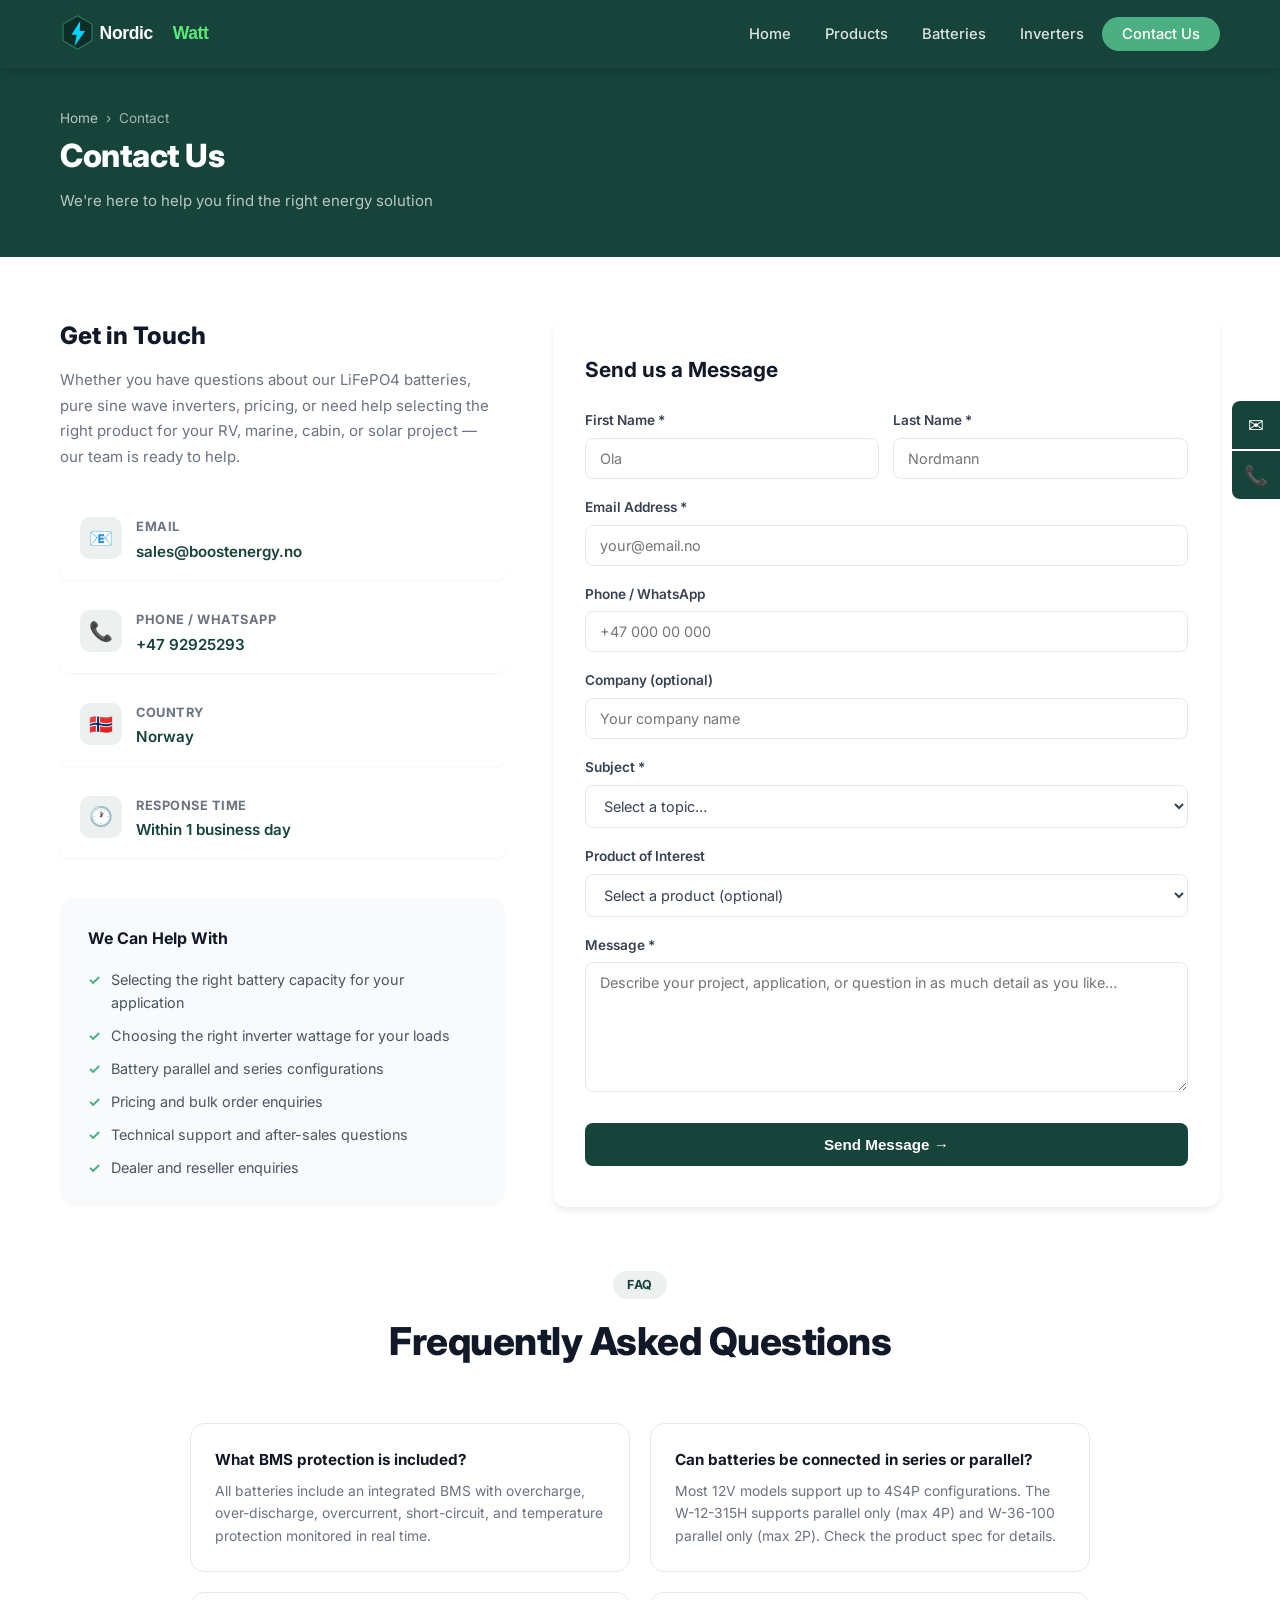
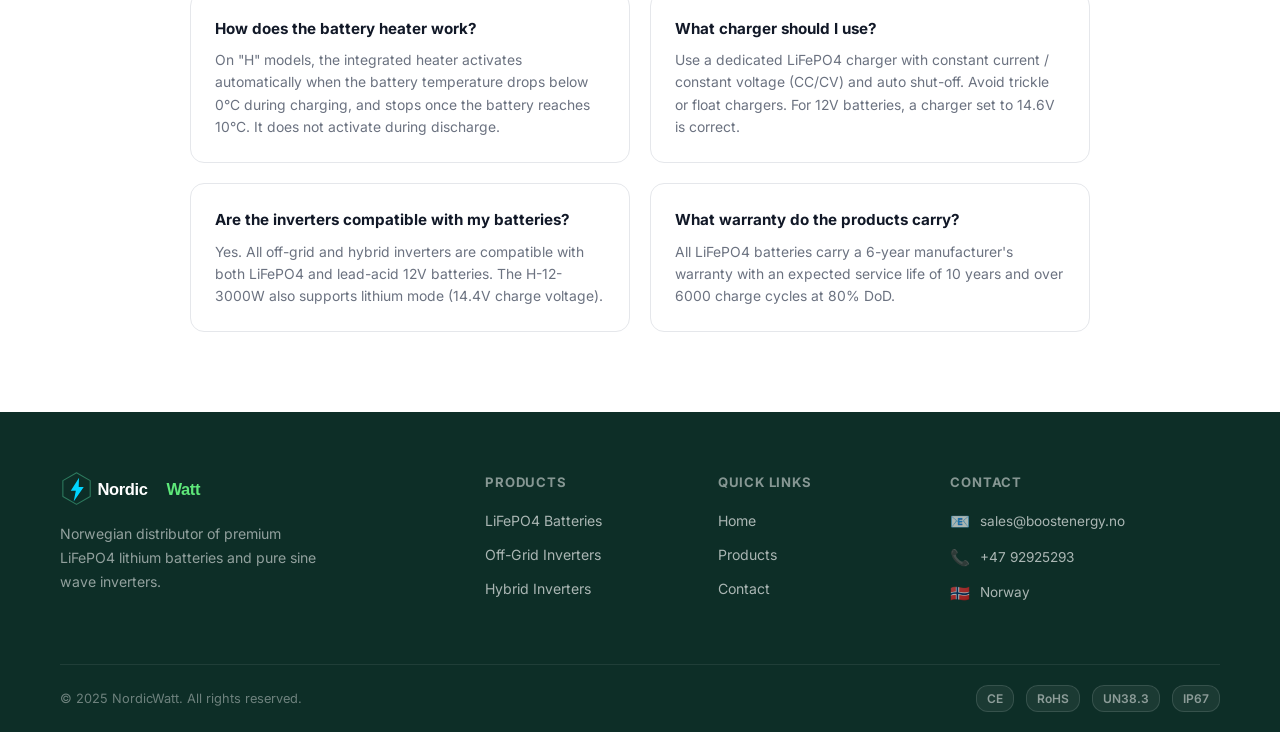
<file: contact.html>
<!DOCTYPE html>
<html lang="en">
<head>
  <meta charset="UTF-8" />
  <meta name="viewport" content="width=device-width, initial-scale=1.0" />
  <title>Contact – NordicWatt Norway</title>
  <meta name="description" content="Contact NordicWatt for LiFePO4 battery and inverter enquiries. Email: sales@boostenergy.no | Phone: +47 92925293" />
  <link rel="preconnect" href="https://fonts.googleapis.com" />
  <link rel="preconnect" href="https://fonts.gstatic.com" crossorigin />
  <link href="https://fonts.googleapis.com/css2?family=Inter:wght@400;500;600;700;800&display=swap" rel="stylesheet" />
  <link rel="stylesheet" href="css/style.css" />
</head>
<body>

<!-- HEADER -->
<header class="site-header">
  <nav class="nav-inner">
    <a href="index.html" class="logo">
      <img src="images/logo.svg" alt="NordicWatt" style="height:38px;width:auto;" />
    </a>
    <ul class="nav-links">
      <li><a href="index.html">Home</a></li>
      <li><a href="products.html">Products</a></li>
      <li><a href="products.html#batteries">Batteries</a></li>
      <li><a href="products.html#inverters">Inverters</a></li>
      <li><a href="contact.html" class="nav-cta active">Contact Us</a></li>
    </ul>
    <div class="hamburger"><span></span><span></span><span></span></div>
  </nav>
</header>

<!-- PAGE HERO -->
<section class="page-hero">
  <div class="container">
    <div class="breadcrumb">
      <a href="index.html">Home</a>
      <span>›</span>
      <span>Contact</span>
    </div>
    <h1>Contact Us</h1>
    <p style="color:rgba(255,255,255,0.7); margin-top:8px;">We're here to help you find the right energy solution</p>
  </div>
</section>

<!-- CONTACT PAGE CONTENT -->
<section class="contact-page-section">
  <div class="container">
    <div class="contact-grid">

      <!-- LEFT: Info -->
      <div>
        <h2 style="font-size:1.5rem; font-weight:800; color:var(--gray-900); margin-bottom:12px;">Get in Touch</h2>
        <p style="color:var(--gray-500); margin-bottom:32px; line-height:1.7;">Whether you have questions about our LiFePO4 batteries, pure sine wave inverters, pricing, or need help selecting the right product for your RV, marine, cabin, or solar project — our team is ready to help.</p>

        <div class="contact-details" style="display:flex; flex-direction:column; gap:14px; margin-bottom:40px;">
          <div class="contact-item">
            <div class="contact-item-icon">📧</div>
            <div class="contact-item-text">
              <strong>Email</strong>
              <a href="mailto:sales@boostenergy.no">sales@boostenergy.no</a>
            </div>
          </div>
          <div class="contact-item">
            <div class="contact-item-icon">📞</div>
            <div class="contact-item-text">
              <strong>Phone / WhatsApp</strong>
              <a href="tel:+4792925293">+47 92925293</a>
            </div>
          </div>
          <div class="contact-item">
            <div class="contact-item-icon">🇳🇴</div>
            <div class="contact-item-text">
              <strong>Country</strong>
              <span style="font-weight:600; font-size:0.95rem; color:var(--primary);">Norway</span>
            </div>
          </div>
          <div class="contact-item">
            <div class="contact-item-icon">🕐</div>
            <div class="contact-item-text">
              <strong>Response Time</strong>
              <span style="font-weight:600; font-size:0.95rem; color:var(--primary);">Within 1 business day</span>
            </div>
          </div>
        </div>

        <!-- What we can help with -->
        <div style="background:var(--gray-50); border-radius:var(--radius-lg); padding:28px;">
          <h3 style="font-size:1rem; font-weight:700; color:var(--gray-900); margin-bottom:16px;">We Can Help With</h3>
          <ul style="display:flex; flex-direction:column; gap:10px;">
            <li style="display:flex; gap:10px; font-size:0.9rem; color:var(--gray-600); align-items:flex-start;">
              <span style="color:var(--accent); font-weight:700; flex-shrink:0;">✓</span>
              Selecting the right battery capacity for your application
            </li>
            <li style="display:flex; gap:10px; font-size:0.9rem; color:var(--gray-600); align-items:flex-start;">
              <span style="color:var(--accent); font-weight:700; flex-shrink:0;">✓</span>
              Choosing the right inverter wattage for your loads
            </li>
            <li style="display:flex; gap:10px; font-size:0.9rem; color:var(--gray-600); align-items:flex-start;">
              <span style="color:var(--accent); font-weight:700; flex-shrink:0;">✓</span>
              Battery parallel and series configurations
            </li>
            <li style="display:flex; gap:10px; font-size:0.9rem; color:var(--gray-600); align-items:flex-start;">
              <span style="color:var(--accent); font-weight:700; flex-shrink:0;">✓</span>
              Pricing and bulk order enquiries
            </li>
            <li style="display:flex; gap:10px; font-size:0.9rem; color:var(--gray-600); align-items:flex-start;">
              <span style="color:var(--accent); font-weight:700; flex-shrink:0;">✓</span>
              Technical support and after-sales questions
            </li>
            <li style="display:flex; gap:10px; font-size:0.9rem; color:var(--gray-600); align-items:flex-start;">
              <span style="color:var(--accent); font-weight:700; flex-shrink:0;">✓</span>
              Dealer and reseller enquiries
            </li>
          </ul>
        </div>
      </div>

      <!-- RIGHT: Form -->
      <div class="contact-form">
        <h3>Send us a Message</h3>
        <form id="contactForm" action="http://uniweb.email/" method="POST">
          <div class="form-row">
            <div class="form-group">
              <label for="firstName">First Name *</label>
              <input type="text" id="firstName" name="firstName" placeholder="Ola" required />
            </div>
            <div class="form-group">
              <label for="lastName">Last Name *</label>
              <input type="text" id="lastName" name="lastName" placeholder="Nordmann" required />
            </div>
          </div>
          <div class="form-group">
            <label for="email">Email Address *</label>
            <input type="email" id="email" name="email" placeholder="your@email.no" required />
          </div>
          <div class="form-group">
            <label for="phone">Phone / WhatsApp</label>
            <input type="tel" id="phone" name="phone" placeholder="+47 000 00 000" />
          </div>
          <div class="form-group">
            <label for="company">Company (optional)</label>
            <input type="text" id="company" name="company" placeholder="Your company name" />
          </div>
          <div class="form-group">
            <label for="subject">Subject *</label>
            <select id="subject" name="subject" required>
              <option value="">Select a topic…</option>
              <option>Product enquiry – Batteries</option>
              <option>Product enquiry – Inverters</option>
              <option>Pricing / Quotation request</option>
              <option>Technical support</option>
              <option>Dealer / Reseller enquiry</option>
              <option>Warranty claim</option>
              <option>Other</option>
            </select>
          </div>
          <div class="form-group">
            <label for="product">Product of Interest</label>
            <select id="product" name="product">
              <option value="">Select a product (optional)</option>
              <optgroup label="LiFePO4 Batteries">
                <option>W-12-100 – 12.8V 100Ah</option>
                <option>W-12-100 Mini – 12.8V 100Ah Compact</option>
                <option>W-12-105H – 12.8V 105Ah + Heater</option>
                <option>W-12-150H – 12.8V 150Ah + Heater</option>
                <option>W-12-175H – 12.8V 175Ah + Heater</option>
                <option>W-12-200H – 12.8V 200Ah + Heater</option>
                <option>W-12-300 – 12.8V 300Ah</option>
                <option>W-12-315H – 12.8V 315Ah + Heater</option>
                <option>W-24-100 – 25.6V 100Ah</option>
                <option>W-36-100 – 38.4V 100Ah</option>
              </optgroup>
              <optgroup label="Inverters">
                <option>O-12-1500W – 1500W Off-Grid Inverter</option>
                <option>O-12-2000W – 2000W Off-Grid Inverter</option>
                <option>O-12-2500W – 2500W Off-Grid Inverter</option>
                <option>O-12-3000W – 3000W Off-Grid Inverter</option>
                <option>H-12-3000W – 3000W Hybrid Inverter</option>
              </optgroup>
            </select>
          </div>
          <div class="form-group">
            <label for="message">Message *</label>
            <textarea id="message" name="message" placeholder="Describe your project, application, or question in as much detail as you like…" required style="min-height:130px;"></textarea>
          </div>
          <button type="submit" class="form-submit">Send Message →</button>
        </form>
      </div>

    </div>

    <!-- FAQ -->
    <div style="margin-top:64px;">
      <div class="section-header">
        <div class="section-tag">FAQ</div>
        <h2>Frequently Asked Questions</h2>
      </div>

      <div style="display:grid; grid-template-columns:repeat(auto-fit, minmax(300px, 1fr)); gap:20px; max-width:900px; margin:0 auto;">

        <div style="background:var(--white); border:1px solid var(--gray-200); border-radius:var(--radius-lg); padding:24px;">
          <h4 style="font-weight:700; color:var(--gray-900); margin-bottom:8px; font-size:0.95rem;">What BMS protection is included?</h4>
          <p style="font-size:0.87rem; color:var(--gray-500); line-height:1.6;">All batteries include an integrated BMS with overcharge, over-discharge, overcurrent, short-circuit, and temperature protection monitored in real time.</p>
        </div>

        <div style="background:var(--white); border:1px solid var(--gray-200); border-radius:var(--radius-lg); padding:24px;">
          <h4 style="font-weight:700; color:var(--gray-900); margin-bottom:8px; font-size:0.95rem;">Can batteries be connected in series or parallel?</h4>
          <p style="font-size:0.87rem; color:var(--gray-500); line-height:1.6;">Most 12V models support up to 4S4P configurations. The W-12-315H supports parallel only (max 4P) and W-36-100 parallel only (max 2P). Check the product spec for details.</p>
        </div>

        <div style="background:var(--white); border:1px solid var(--gray-200); border-radius:var(--radius-lg); padding:24px;">
          <h4 style="font-weight:700; color:var(--gray-900); margin-bottom:8px; font-size:0.95rem;">How does the battery heater work?</h4>
          <p style="font-size:0.87rem; color:var(--gray-500); line-height:1.6;">On "H" models, the integrated heater activates automatically when the battery temperature drops below 0°C during charging, and stops once the battery reaches 10°C. It does not activate during discharge.</p>
        </div>

        <div style="background:var(--white); border:1px solid var(--gray-200); border-radius:var(--radius-lg); padding:24px;">
          <h4 style="font-weight:700; color:var(--gray-900); margin-bottom:8px; font-size:0.95rem;">What charger should I use?</h4>
          <p style="font-size:0.87rem; color:var(--gray-500); line-height:1.6;">Use a dedicated LiFePO4 charger with constant current / constant voltage (CC/CV) and auto shut-off. Avoid trickle or float chargers. For 12V batteries, a charger set to 14.6V is correct.</p>
        </div>

        <div style="background:var(--white); border:1px solid var(--gray-200); border-radius:var(--radius-lg); padding:24px;">
          <h4 style="font-weight:700; color:var(--gray-900); margin-bottom:8px; font-size:0.95rem;">Are the inverters compatible with my batteries?</h4>
          <p style="font-size:0.87rem; color:var(--gray-500); line-height:1.6;">Yes. All off-grid and hybrid inverters are compatible with both LiFePO4 and lead-acid 12V batteries. The H-12-3000W also supports lithium mode (14.4V charge voltage).</p>
        </div>

        <div style="background:var(--white); border:1px solid var(--gray-200); border-radius:var(--radius-lg); padding:24px;">
          <h4 style="font-weight:700; color:var(--gray-900); margin-bottom:8px; font-size:0.95rem;">What warranty do the products carry?</h4>
          <p style="font-size:0.87rem; color:var(--gray-500); line-height:1.6;">All LiFePO4 batteries carry a 6-year manufacturer's warranty with an expected service life of 10 years and over 6000 charge cycles at 80% DoD.</p>
        </div>

      </div>
    </div>

  </div>
</section>

<!-- FOOTER -->
<footer class="site-footer">
  <div class="container">
    <div class="footer-inner">
      <div class="footer-brand">
        <a href="index.html" class="logo">
          <img src="images/logo.svg" alt="NordicWatt" style="height:36px;width:auto;" />
        </a>
        <p>Norwegian distributor of premium LiFePO4 lithium batteries and pure sine wave inverters.</p>
      </div>
      <div class="footer-col">
        <h4>Products</h4>
        <ul>
          <li><a href="products.html#batteries">LiFePO4 Batteries</a></li>
          <li><a href="products.html#inverters">Off-Grid Inverters</a></li>
          <li><a href="products.html#inverters">Hybrid Inverters</a></li>
        </ul>
      </div>
      <div class="footer-col">
        <h4>Quick Links</h4>
        <ul>
          <li><a href="index.html">Home</a></li>
          <li><a href="products.html">Products</a></li>
          <li><a href="contact.html">Contact</a></li>
        </ul>
      </div>
      <div class="footer-col">
        <h4>Contact</h4>
        <div class="footer-contact-item">
          <span class="icon">📧</span>
          <a href="mailto:sales@boostenergy.no">sales@boostenergy.no</a>
        </div>
        <div class="footer-contact-item">
          <span class="icon">📞</span>
          <a href="tel:+4792925293">+47 92925293</a>
        </div>
        <div class="footer-contact-item">
          <span class="icon">🇳🇴</span>
          <span>Norway</span>
        </div>
      </div>
    </div>
    <div class="footer-bottom">
      <p>&copy; 2025 NordicWatt. All rights reserved.</p>
      <div class="footer-certs">
        <span class="cert-pill">CE</span>
        <span class="cert-pill">RoHS</span>
        <span class="cert-pill">UN38.3</span>
        <span class="cert-pill">IP67</span>
      </div>
    </div>
  </div>
</footer>

<!-- FLOATING SIDEBAR -->
<div class="contact-sidebar">
  <div class="sidebar-btn" title="Email us" aria-label="Email address">
    <span class="sidebar-icon">✉</span>
    <span class="sidebar-text">sales@boostenergy.no</span>
  </div>
  <div class="sidebar-btn" title="Call us" aria-label="Phone number">
    <span class="sidebar-icon">📞</span>
    <span class="sidebar-text">+47 92925293</span>
  </div>
</div>

<script src="js/main.js"></script>
</body>
</html>
</file>
<file: css/style.css>
/* ==============================
   NORDICWATT - Global Styles
   ============================== */

*, *::before, *::after {
  box-sizing: border-box;
  margin: 0;
  padding: 0;
}

:root {
  --primary: #16443b;
  --primary-dark: #0d2e27;
  --primary-light: #1e6057;
  --accent: #4caf82;
  --accent-light: #7dd3a8;
  --white: #ffffff;
  --gray-50: #f9fafb;
  --gray-100: #f3f4f6;
  --gray-200: #e5e7eb;
  --gray-300: #d1d5db;
  --gray-500: #6b7280;
  --gray-600: #4b5563;
  --gray-700: #374151;
  --gray-900: #111827;
  --font-sans: 'Inter', -apple-system, BlinkMacSystemFont, 'Segoe UI', sans-serif;
  --shadow-sm: 0 1px 2px rgba(0,0,0,0.05);
  --shadow: 0 4px 6px rgba(0,0,0,0.07);
  --shadow-md: 0 10px 15px rgba(0,0,0,0.10);
  --shadow-lg: 0 20px 40px rgba(0,0,0,0.15);
  --radius: 8px;
  --radius-lg: 14px;
  --transition: 0.25s ease;
}

html { scroll-behavior: smooth; }

body {
  font-family: var(--font-sans);
  color: var(--gray-700);
  background: var(--white);
  line-height: 1.6;
  font-size: 15px;
}

a { text-decoration: none; color: inherit; }
img { display: block; max-width: 100%; }
ul { list-style: none; }

.container {
  max-width: 1200px;
  margin: 0 auto;
  padding: 0 20px;
}

/* ==============================
   HEADER / NAV
   ============================== */

.site-header {
  background: var(--primary);
  position: sticky;
  top: 0;
  z-index: 1000;
  box-shadow: 0 2px 10px rgba(0,0,0,0.2);
}

.nav-inner {
  display: flex;
  align-items: center;
  justify-content: space-between;
  padding: 0 20px;
  max-width: 1200px;
  margin: 0 auto;
  height: 68px;
}

.logo {
  display: flex;
  align-items: center;
  line-height: 1;
}

.logo svg {
  height: 38px;
  width: auto;
}

.nav-links {
  display: flex;
  gap: 2px;
}

.nav-links a {
  color: rgba(255,255,255,0.85);
  padding: 8px 16px;
  border-radius: 6px;
  font-size: 0.92rem;
  font-weight: 500;
  transition: var(--transition);
}

.nav-links a:hover,
.nav-links a.active {
  background: rgba(255,255,255,0.12);
  color: var(--white);
}

.nav-cta {
  background: var(--accent) !important;
  color: var(--white) !important;
  padding: 8px 20px !important;
  border-radius: 20px !important;
}

.nav-cta:hover {
  background: var(--accent-light) !important;
}

.hamburger {
  display: none;
  flex-direction: column;
  gap: 5px;
  cursor: pointer;
  padding: 8px;
}

.hamburger span {
  display: block;
  width: 24px;
  height: 2px;
  background: var(--white);
  border-radius: 2px;
  transition: var(--transition);
}

/* ==============================
   HERO SECTION
   ============================== */

.hero {
  background: linear-gradient(135deg, var(--primary-dark) 0%, var(--primary) 50%, var(--primary-light) 100%);
  color: var(--white);
  padding: 90px 20px 80px;
  text-align: center;
  position: relative;
  overflow: hidden;
}

.hero::before {
  content: '';
  position: absolute;
  inset: 0;
  background: url("data:image/svg+xml,%3Csvg width='60' height='60' viewBox='0 0 60 60' xmlns='http://www.w3.org/2000/svg'%3E%3Cg fill='none' fill-rule='evenodd'%3E%3Cg fill='%23ffffff' fill-opacity='0.03'%3E%3Cpath d='M36 34v-4h-2v4h-4v2h4v4h2v-4h4v-2h-4zm0-30V0h-2v4h-4v2h4v4h2V6h4V4h-4zM6 34v-4H4v4H0v2h4v4h2v-4h4v-2H6zM6 4V0H4v4H0v2h4v4h2V6h4V4H6z'/%3E%3C/g%3E%3C/g%3E%3C/svg%3E") repeat;
}

.hero-content {
  position: relative;
  max-width: 750px;
  margin: 0 auto;
}

.hero-badge {
  display: inline-block;
  background: rgba(76,175,130,0.2);
  border: 1px solid var(--accent);
  color: var(--accent-light);
  padding: 5px 16px;
  border-radius: 20px;
  font-size: 0.82rem;
  font-weight: 600;
  letter-spacing: 0.5px;
  text-transform: uppercase;
  margin-bottom: 22px;
}

.hero h1 {
  font-size: clamp(2rem, 5vw, 3.2rem);
  font-weight: 800;
  line-height: 1.15;
  margin-bottom: 20px;
  letter-spacing: -1px;
}

.hero h1 em {
  font-style: normal;
  color: var(--accent-light);
}

.hero p {
  font-size: 1.1rem;
  color: rgba(255,255,255,0.8);
  margin-bottom: 36px;
  max-width: 580px;
  margin-left: auto;
  margin-right: auto;
}

.hero-actions {
  display: flex;
  gap: 14px;
  justify-content: center;
  flex-wrap: wrap;
}

.btn {
  display: inline-flex;
  align-items: center;
  gap: 8px;
  padding: 13px 28px;
  border-radius: 28px;
  font-weight: 600;
  font-size: 0.95rem;
  transition: var(--transition);
  cursor: pointer;
  border: none;
}

.btn-primary {
  background: var(--accent);
  color: var(--white);
  box-shadow: 0 4px 14px rgba(76,175,130,0.4);
}

.btn-primary:hover {
  background: #3a9e6f;
  transform: translateY(-1px);
  box-shadow: 0 6px 18px rgba(76,175,130,0.5);
}

.btn-outline {
  background: transparent;
  color: var(--white);
  border: 2px solid rgba(255,255,255,0.4);
}

.btn-outline:hover {
  background: rgba(255,255,255,0.1);
  border-color: rgba(255,255,255,0.7);
}

.btn-dark {
  background: var(--primary);
  color: var(--white);
}

.btn-dark:hover {
  background: var(--primary-dark);
  transform: translateY(-1px);
}

/* ==============================
   STATS STRIP
   ============================== */

.stats-strip {
  background: var(--primary-dark);
  color: var(--white);
  padding: 24px 20px;
}

.stats-inner {
  max-width: 1200px;
  margin: 0 auto;
  display: grid;
  grid-template-columns: repeat(4, 1fr);
  gap: 20px;
  text-align: center;
}

.stat-item strong {
  display: block;
  font-size: 1.8rem;
  font-weight: 800;
  color: var(--accent-light);
  line-height: 1.1;
}

.stat-item span {
  font-size: 0.82rem;
  color: rgba(255,255,255,0.65);
  text-transform: uppercase;
  letter-spacing: 0.5px;
}

/* ==============================
   SECTION HEADER
   ============================== */

.section-header {
  text-align: center;
  margin-bottom: 50px;
}

.section-tag {
  display: inline-block;
  background: rgba(22,68,59,0.08);
  color: var(--primary);
  padding: 4px 14px;
  border-radius: 20px;
  font-size: 0.78rem;
  font-weight: 700;
  letter-spacing: 0.8px;
  text-transform: uppercase;
  margin-bottom: 12px;
}

.section-header h2 {
  font-size: clamp(1.6rem, 3vw, 2.4rem);
  font-weight: 800;
  color: var(--gray-900);
  letter-spacing: -0.5px;
  margin-bottom: 12px;
}

.section-header p {
  color: var(--gray-500);
  max-width: 560px;
  margin: 0 auto;
  font-size: 1rem;
}

/* ==============================
   FEATURES SECTION
   ============================== */

.features-section {
  padding: 80px 0;
  background: var(--gray-50);
}

.features-grid {
  display: grid;
  grid-template-columns: repeat(4, 1fr);
  gap: 24px;
}

.feature-card {
  background: var(--white);
  border-radius: var(--radius-lg);
  padding: 28px 24px;
  box-shadow: var(--shadow);
  text-align: center;
  transition: var(--transition);
}

.feature-card:hover {
  transform: translateY(-4px);
  box-shadow: var(--shadow-md);
}

.feature-icon {
  width: 56px;
  height: 56px;
  background: rgba(22,68,59,0.08);
  border-radius: 14px;
  display: flex;
  align-items: center;
  justify-content: center;
  margin: 0 auto 16px;
  font-size: 1.6rem;
}

.feature-card h3 {
  font-size: 1rem;
  font-weight: 700;
  color: var(--gray-900);
  margin-bottom: 8px;
}

.feature-card p {
  font-size: 0.875rem;
  color: var(--gray-500);
  line-height: 1.5;
}

/* ==============================
   PRODUCTS SECTION
   ============================== */

.products-section {
  padding: 80px 0;
}

.product-tabs {
  display: flex;
  gap: 8px;
  justify-content: center;
  margin-bottom: 40px;
  flex-wrap: wrap;
}

.tab-btn {
  padding: 9px 22px;
  border-radius: 24px;
  border: 2px solid var(--gray-200);
  background: var(--white);
  color: var(--gray-500);
  font-size: 0.88rem;
  font-weight: 600;
  cursor: pointer;
  transition: var(--transition);
}

.tab-btn:hover,
.tab-btn.active {
  border-color: var(--primary);
  background: var(--primary);
  color: var(--white);
}

.products-grid {
  display: grid;
  grid-template-columns: repeat(3, 1fr);
  gap: 24px;
}

.product-card {
  background: var(--white);
  border: 1px solid var(--gray-200);
  border-radius: var(--radius-lg);
  overflow: hidden;
  transition: var(--transition);
  display: flex;
  flex-direction: column;
}

..product-card:hover {
  box-shadow: var(--shadow-lg);
  transform: translateY(-6px);
  border-color: var(--gray-300);
}

.product-body {
  padding: 20px;
  flex: 1;
  display: flex;
  flex-direction: column;
  transition: transform 0.25s ease;
}

.product-card:hover .product-body {
  transform: translateY(-8px);
}

.product-image {
  aspect-ratio: 4/3;
  overflow: hidden;
  background: var(--gray-100);
  position: relative;
  display: flex;
  align-items: center;
  justify-content: center;
}

.product-image img {
  width: 100%;
  height: 100%;
  object-fit: contain;
  transition: transform 0.4s ease;
  padding: 10px;
  background: white;
}

.product-card:hover .product-image img {
  transform: scale(1.04);
}

.product-badge {
  position: absolute;
  top: 12px;
  left: 12px;
  background: var(--primary);
  color: var(--white);
  font-size: 0.72rem;
  font-weight: 700;
  padding: 3px 10px;
  border-radius: 12px;
  text-transform: uppercase;
  letter-spacing: 0.3px;
}

.product-badge.heating {
  background: #e67e22;
}

.product-badge.hybrid {
  background: #8e44ad;
}

.product-body {
  padding: 20px;
  flex: 1;
  display: flex;
  flex-direction: column;
}

.product-model {
  font-size: 0.75rem;
  color: var(--accent);
  font-weight: 700;
  text-transform: uppercase;
  letter-spacing: 0.5px;
  margin-bottom: 4px;
}

.product-body h3 {
  font-size: 1rem;
  font-weight: 700;
  color: var(--gray-900);
  margin-bottom: 12px;
  line-height: 1.35;
}

.product-specs {
  display: grid;
  grid-template-columns: 1fr 1fr;
  gap: 6px 12px;
  margin-bottom: 18px;
}

.spec-item {
  display: flex;
  flex-direction: column;
}

.spec-label {
  font-size: 0.7rem;
  color: var(--gray-500);
  text-transform: uppercase;
  letter-spacing: 0.3px;
}

.spec-value {
  font-size: 0.88rem;
  font-weight: 600;
  color: var(--gray-700);
}

.product-features {
  display: flex;
  flex-wrap: wrap;
  gap: 5px;
  margin-bottom: 18px;
}

.feature-tag {
  background: var(--gray-100);
  color: var(--gray-600);
  font-size: 0.72rem;
  padding: 3px 9px;
  border-radius: 10px;
  font-weight: 500;
}

.feature-tag.highlight {
  background: rgba(76,175,130,0.12);
  color: var(--primary);
}

.product-footer {
  margin-top: auto;
  display: flex;
  gap: 10px;
}

.btn-spec {
  flex: 1;
  display: inline-flex;
  align-items: center;
  justify-content: center;
  gap: 6px;
  padding: 10px 16px;
  border-radius: 8px;
  font-size: 0.85rem;
  font-weight: 600;
  transition: var(--transition);
  cursor: pointer;
}

.btn-spec-primary {
  background: var(--primary);
  color: var(--white);
}

.btn-spec-primary:hover {
  background: var(--primary-dark);
}

.btn-spec-outline {
  background: transparent;
  color: var(--primary);
  border: 1.5px solid var(--primary);
}

.btn-spec-outline:hover {
  background: var(--primary);
  color: var(--white);
}

/* ==============================
   CATEGORY SECTION
   ============================== */

.category-section {
  padding: 80px 0;
  background: var(--gray-50);
}

.category-grid {
  display: grid;
  grid-template-columns: repeat(2, 1fr);
  gap: 28px;
}

.category-card {
  background: var(--white);
  border-radius: var(--radius-lg);
  overflow: hidden;
  display: flex;
  box-shadow: var(--shadow);
  transition: var(--transition);
}

.category-card:hover {
  box-shadow: var(--shadow-md);
  transform: translateY(-3px);
}

.category-image {
  width: 200px;
  flex-shrink: 0;
  background: var(--gray-100);
  overflow: hidden;
}

.category-image img {
  width: 100%;
  height: 100%;
  object-fit: cover;
}

.category-body {
  padding: 28px 24px;
  display: flex;
  flex-direction: column;
  justify-content: center;
}

.category-body h3 {
  font-size: 1.3rem;
  font-weight: 800;
  color: var(--gray-900);
  margin-bottom: 8px;
}

.category-body p {
  font-size: 0.9rem;
  color: var(--gray-500);
  margin-bottom: 16px;
  line-height: 1.5;
}

.category-count {
  font-size: 0.8rem;
  color: var(--accent);
  font-weight: 700;
  text-transform: uppercase;
  letter-spacing: 0.5px;
}

/* ==============================
   ABOUT SECTION
   ============================== */

.about-section {
  padding: 80px 0;
  background: var(--primary);
  color: var(--white);
  overflow: hidden;
  position: relative;
}

.about-section::before {
  content: '';
  position: absolute;
  top: -100px;
  right: -100px;
  width: 400px;
  height: 400px;
  background: rgba(76,175,130,0.08);
  border-radius: 50%;
}

.about-inner {
  display: grid;
  grid-template-columns: 1fr 1fr;
  gap: 60px;
  align-items: center;
  position: relative;
}

.about-text h2 {
  font-size: clamp(1.6rem, 3vw, 2.2rem);
  font-weight: 800;
  margin-bottom: 18px;
  letter-spacing: -0.5px;
  color: var(--white);
}

.about-text p {
  color: rgba(255,255,255,0.75);
  margin-bottom: 16px;
  line-height: 1.7;
}

.about-list {
  margin-top: 24px;
  display: flex;
  flex-direction: column;
  gap: 10px;
}

.about-list li {
  display: flex;
  align-items: center;
  gap: 10px;
  color: rgba(255,255,255,0.85);
  font-size: 0.92rem;
}

.about-list li::before {
  content: '✓';
  width: 22px;
  height: 22px;
  background: var(--accent);
  border-radius: 50%;
  display: flex;
  align-items: center;
  justify-content: center;
  font-size: 0.75rem;
  font-weight: 700;
  flex-shrink: 0;
  line-height: 22px;
  text-align: center;
}

.about-cards {
  display: grid;
  grid-template-columns: 1fr 1fr;
  gap: 16px;
}

.about-card {
  background: rgba(255,255,255,0.08);
  border: 1px solid rgba(255,255,255,0.12);
  border-radius: var(--radius-lg);
  padding: 24px 20px;
  text-align: center;
  backdrop-filter: blur(4px);
}

.about-card .num {
  font-size: 2rem;
  font-weight: 800;
  color: var(--accent-light);
  display: block;
  line-height: 1;
  margin-bottom: 6px;
}

.about-card span {
  font-size: 0.82rem;
  color: rgba(255,255,255,0.65);
}

/* ==============================
   CERTIFICATIONS
   ============================== */

.certs-section {
  padding: 50px 0;
  background: var(--white);
  border-top: 1px solid var(--gray-200);
}

.certs-inner {
  display: flex;
  align-items: center;
  justify-content: center;
  gap: 40px;
  flex-wrap: wrap;
}

.cert-badge {
  display: flex;
  align-items: center;
  gap: 8px;
  font-size: 0.88rem;
  font-weight: 700;
  color: var(--gray-500);
}

.cert-badge .icon {
  font-size: 1.4rem;
}

/* ==============================
   CONTACT SECTION
   ============================== */

.contact-section {
  padding: 80px 0;
  background: var(--gray-50);
}

.contact-inner {
  display: grid;
  grid-template-columns: 1fr 1fr;
  gap: 48px;
}

.contact-info h2 {
  font-size: 2rem;
  font-weight: 800;
  color: var(--gray-900);
  margin-bottom: 14px;
  letter-spacing: -0.5px;
}

.contact-info p {
  color: var(--gray-500);
  margin-bottom: 32px;
  line-height: 1.7;
}

.contact-details {
  display: flex;
  flex-direction: column;
  gap: 16px;
}

.contact-item {
  display: flex;
  align-items: flex-start;
  gap: 14px;
  padding: 16px 20px;
  background: var(--white);
  border-radius: var(--radius);
  box-shadow: var(--shadow-sm);
}

.contact-item-icon {
  width: 42px;
  height: 42px;
  background: rgba(22,68,59,0.08);
  border-radius: 10px;
  display: flex;
  align-items: center;
  justify-content: center;
  font-size: 1.2rem;
  flex-shrink: 0;
}

.contact-item-text strong {
  display: block;
  font-size: 0.8rem;
  color: var(--gray-500);
  text-transform: uppercase;
  letter-spacing: 0.5px;
  margin-bottom: 2px;
}

.contact-item-text a {
  color: var(--primary);
  font-weight: 600;
  font-size: 0.95rem;
}

.contact-item-text a:hover {
  color: var(--accent);
}

/* Contact Form */
.contact-form {
  background: var(--white);
  border-radius: var(--radius-lg);
  padding: 36px 32px;
  box-shadow: var(--shadow);
}

.contact-form h3 {
  font-size: 1.3rem;
  font-weight: 700;
  color: var(--gray-900);
  margin-bottom: 24px;
}

.form-group {
  margin-bottom: 18px;
}

.form-group label {
  display: block;
  font-size: 0.85rem;
  font-weight: 600;
  color: var(--gray-700);
  margin-bottom: 6px;
}

.form-group input,
.form-group textarea,
.form-group select {
  width: 100%;
  padding: 11px 14px;
  border: 1.5px solid var(--gray-200);
  border-radius: var(--radius);
  font-size: 0.9rem;
  font-family: var(--font-sans);
  color: var(--gray-700);
  transition: var(--transition);
  background: var(--white);
}

.form-group input:focus,
.form-group textarea:focus,
.form-group select:focus {
  outline: none;
  border-color: var(--primary);
  box-shadow: 0 0 0 3px rgba(22,68,59,0.08);
}

.form-group textarea { resize: vertical; min-height: 110px; }

.form-row {
  display: grid;
  grid-template-columns: 1fr 1fr;
  gap: 14px;
}

.form-submit {
  width: 100%;
  padding: 13px;
  background: var(--primary);
  color: var(--white);
  border: none;
  border-radius: 8px;
  font-size: 0.95rem;
  font-weight: 700;
  cursor: pointer;
  transition: var(--transition);
  margin-top: 6px;
}

.form-submit:hover {
  background: var(--primary-dark);
}

/* ==============================
   FLOATING CONTACT SIDEBAR
   ============================== */

.contact-sidebar {
  position: fixed;
  right: 0;
  top: 50%;
  transform: translateY(-50%);
  z-index: 900;
  display: flex;
  flex-direction: column;
  gap: 2px;
}

.sidebar-btn {
  width: 48px;
  height: 48px;
  background: var(--primary);
  color: var(--white);
  display: flex;
  align-items: center;
  justify-content: center;
  font-size: 1.2rem;
  transition: var(--transition);
  cursor: pointer;
  border-radius: 0 0 0 8px;
  overflow: hidden;
  padding: 0 10px;
  white-space: nowrap;
}

.sidebar-btn:first-child {
  border-radius: 8px 0 0 0;
}

.sidebar-btn:last-child {
  border-radius: 0 0 0 8px;
}

.sidebar-btn .sidebar-text {
  display: none;
  font-size: 0.75rem;
  margin-left: 8px;
  line-height: 1.1;
}

.sidebar-btn:hover {
  background: var(--accent);
  width: 260px;
  justify-content: flex-start;
}

.sidebar-btn:hover .sidebar-text {
  display: inline;
}

/* ==============================
   PRODUCT DETAIL PAGE
   ============================== */

.page-hero {
  background: var(--primary);
  color: var(--white);
  padding: 40px 0 44px;
}

.page-hero h1 {
  font-size: 2rem;
  font-weight: 800;
  letter-spacing: -0.5px;
  margin-bottom: 6px;
}

.breadcrumb {
  font-size: 0.85rem;
  color: rgba(255,255,255,0.6);
  display: flex;
  align-items: center;
  gap: 8px;
}

.breadcrumb a { color: rgba(255,255,255,0.7); }
.breadcrumb a:hover { color: var(--white); }

.all-products-section {
  padding: 60px 0;
}

.filter-bar {
  display: flex;
  gap: 8px;
  margin-bottom: 36px;
  flex-wrap: wrap;
}

/* ==============================
   CONTACT PAGE
   ============================== */

.contact-page-section {
  padding: 60px 0 80px;
}

.contact-grid {
  display: grid;
  grid-template-columns: 1fr 1.5fr;
  gap: 48px;
}

/* ==============================
   FOOTER
   ============================== */

.site-footer {
  background: var(--primary-dark);
  color: var(--white);
  padding: 60px 0 0;
}

.footer-inner {
  display: grid;
  grid-template-columns: 2fr 1fr 1fr 1.4fr;
  gap: 40px;
  margin-bottom: 48px;
}

.footer-brand .logo {
  margin-bottom: 14px;
  font-size: 1.3rem;
}

.footer-brand p {
  color: rgba(255,255,255,0.55);
  font-size: 0.88rem;
  line-height: 1.7;
  max-width: 260px;
}

.footer-social {
  display: flex;
  gap: 10px;
  margin-top: 20px;
}

.social-link {
  width: 36px;
  height: 36px;
  background: rgba(255,255,255,0.08);
  border-radius: 50%;
  display: flex;
  align-items: center;
  justify-content: center;
  font-size: 0.9rem;
  transition: var(--transition);
}

.social-link:hover {
  background: var(--accent);
}

.footer-col h4 {
  font-size: 0.82rem;
  font-weight: 700;
  text-transform: uppercase;
  letter-spacing: 0.8px;
  color: rgba(255,255,255,0.5);
  margin-bottom: 16px;
}

.footer-col ul {
  display: flex;
  flex-direction: column;
  gap: 10px;
}

.footer-col ul li a {
  color: rgba(255,255,255,0.65);
  font-size: 0.88rem;
  transition: var(--transition);
}

.footer-col ul li a:hover {
  color: var(--white);
}

.footer-contact-item {
  display: flex;
  align-items: center;
  gap: 10px;
  color: rgba(255,255,255,0.65);
  font-size: 0.85rem;
  margin-bottom: 10px;
}

.footer-contact-item .icon { font-size: 1rem; flex-shrink: 0; }

.footer-contact-item a {
  color: rgba(255,255,255,0.65);
  transition: var(--transition);
}

.footer-contact-item a:hover { color: var(--white); }

.footer-bottom {
  border-top: 1px solid rgba(255,255,255,0.08);
  padding: 20px 0;
  display: flex;
  align-items: center;
  justify-content: space-between;
}

.footer-bottom p {
  color: rgba(255,255,255,0.4);
  font-size: 0.8rem;
}

.footer-certs {
  display: flex;
  gap: 12px;
  align-items: center;
}

.cert-pill {
  background: rgba(255,255,255,0.06);
  border: 1px solid rgba(255,255,255,0.12);
  color: rgba(255,255,255,0.5);
  font-size: 0.75rem;
  padding: 3px 10px;
  border-radius: 12px;
  font-weight: 600;
}

/* ==============================
   RESPONSIVE
   ============================== */

@media (max-width: 1024px) {
  .features-grid { grid-template-columns: repeat(2, 1fr); }
  .products-grid { grid-template-columns: repeat(2, 1fr); }
  .footer-inner { grid-template-columns: 1fr 1fr; }
  .about-inner { grid-template-columns: 1fr; gap: 40px; }
}

@media (max-width: 900px) {
  .contact-grid { grid-template-columns: 1fr; }
}

@media (max-width: 768px) {
  .nav-links { display: none; }
  .hamburger { display: flex; }
  .nav-links.open {
    display: flex;
    flex-direction: column;
    position: absolute;
    top: 68px;
    left: 0;
    right: 0;
    background: var(--primary-dark);
    padding: 16px;
    gap: 4px;
  }
  .stats-inner { grid-template-columns: repeat(2, 1fr); }
  .features-grid { grid-template-columns: 1fr 1fr; }
  .products-grid { grid-template-columns: 1fr; }
  .category-grid { grid-template-columns: 1fr; }
  .category-card { flex-direction: column; }
  .category-image { width: 100%; height: 180px; }
  .contact-inner,
  .contact-grid { grid-template-columns: 1fr; }
  .footer-inner { grid-template-columns: 1fr; gap: 28px; }
  .footer-bottom { flex-direction: column; gap: 12px; text-align: center; }
  .about-cards { grid-template-columns: 1fr 1fr; }
  .form-row { grid-template-columns: 1fr; }
  .hero { padding: 60px 20px; }
  .contact-sidebar { display: none; }
}

@media (max-width: 480px) {
  .features-grid { grid-template-columns: 1fr; }
  .stats-inner { grid-template-columns: repeat(2, 1fr); }
  .hero-actions { flex-direction: column; align-items: center; }
}

/* ==============================
   MODAL
   ============================== */

.modal-overlay {
  position: fixed;
  inset: 0;
  background: rgba(0,0,0,0.6);
  z-index: 2000;
  display: flex;
  align-items: center;
  justify-content: center;
  padding: 20px;
  opacity: 0;
  visibility: hidden;
  transition: var(--transition);
}

.modal-overlay.open {
  opacity: 1;
  visibility: visible;
}

.modal {
  background: var(--white);
  border-radius: var(--radius-lg);
  max-width: 700px;
  width: 100%;
  max-height: 85vh;
  overflow-y: auto;
  transform: scale(0.95);
  transition: var(--transition);
}

.modal-overlay.open .modal {
  transform: scale(1);
}

.modal-header {
  background: var(--primary);
  color: var(--white);
  padding: 24px 28px;
  display: flex;
  align-items: center;
  justify-content: space-between;
  position: sticky;
  top: 0;
  border-radius: var(--radius-lg) var(--radius-lg) 0 0;
}

.modal-header h3 {
  font-size: 1.1rem;
  font-weight: 700;
}

.modal-close {
  width: 32px;
  height: 32px;
  background: rgba(255,255,255,0.15);
  border: none;
  border-radius: 50%;
  color: var(--white);
  font-size: 1.2rem;
  cursor: pointer;
  display: flex;
  align-items: center;
  justify-content: center;
  transition: var(--transition);
}

.modal-close:hover { background: rgba(255,255,255,0.25); }

.modal-body {
  padding: 28px;
}

.modal-image {
  border-radius: var(--radius);
  overflow: hidden;
  margin-bottom: 24px;
  background: var(--gray-100);
  width: 100%;
  max-height: 50vh;
  display: flex;
  align-items: center;
  justify-content: center;
}

.modal-image img {
  width: auto;
  max-width: 100%;
  height: auto;
  max-height: 50vh;
  object-fit: contain;
  display: block;
}


.spec-table {
  width: 100%;
  border-collapse: collapse;
  font-size: 0.875rem;
}

.spec-table th {
  background: var(--gray-50);
  color: var(--gray-700);
  text-align: left;
  padding: 10px 14px;
  font-weight: 600;
  font-size: 0.78rem;
  text-transform: uppercase;
  letter-spacing: 0.3px;
}

.spec-table td {
  padding: 10px 14px;
  border-bottom: 1px solid var(--gray-100);
  color: var(--gray-700);
}

.spec-table tr:last-child td { border-bottom: none; }

.spec-table td:first-child {
  color: var(--gray-500);
  font-size: 0.83rem;
  width: 40%;
}

.spec-table td:last-child {
  font-weight: 600;
  color: var(--gray-900);
}

.modal-contact {
  margin-top: 24px;
  padding: 18px;
  background: rgba(22,68,59,0.06);
  border-radius: var(--radius);
  text-align: center;
}

.modal-contact p {
  font-size: 0.88rem;
  color: var(--gray-600);
  margin-bottom: 12px;
}

.modal-contact a {
  color: var(--primary);
  font-weight: 600;
}

/* ==============================
   TOAST NOTIFICATION
   ============================== */

.toast {
  position: fixed;
  bottom: 30px;
  left: 50%;
  transform: translateX(-50%) translateY(80px);
  background: var(--primary);
  color: var(--white);
  padding: 13px 24px;
  border-radius: 28px;
  font-size: 0.9rem;
  font-weight: 600;
  z-index: 3000;
  transition: transform 0.35s ease;
  white-space: nowrap;
  box-shadow: var(--shadow-lg);
}
/* ==============================
   轮播图样式 - 统一定义
   ============================== */

.product-image {
  position: relative;
  overflow: hidden;
  aspect-ratio: 4/3;
  background: var(--gray-100);
  display: flex;
  align-items: center;
  justify-content: center;
}

.product-swiper {
  display: flex;
  transition: transform 0.4s ease;
  height: 100%;
  width: 100%;
}

.swiper-slide {
  flex: 0 0 100%;
  min-width: 100%;
  height: 100%;
  display: flex;
  align-items: center;
  justify-content: center;
}

.swiper-slide img {
  width: 100%;
  height: 100%;
  display: block;
  object-fit: contain;
  background: white;
  padding: 10px;
}

/* 轮播图按钮 */
.swiper-btn {
  position: absolute;
  top: 50%;
  transform: translateY(-50%);
  background: rgba(0, 0, 0, 0.65);
  color: white;
  border: none;
  width: 48px;
  height: 48px;
  border-radius: 50%;
  font-size: 26px;
  cursor: pointer;
  z-index: 15;
  display: flex;
  align-items: center;
  justify-content: center;
  opacity: 0.7;
  transition: all 0.3s ease;
}

.product-image:hover .swiper-btn {
  opacity: 1;
}

.swiper-btn:hover {
  background: rgba(76, 175, 130, 0.85);
  transform: translateY(-50%) scale(1.15);
}

.swiper-btn.prev {
  left: 12px;
}

.swiper-btn.next {
  right: 12px;
}

.toast.show {
  transform: translateX(-50%) translateY(0);
}

/* 轮播图小圆点指示器 */
.swiper-dots {
  position: absolute;
  bottom: 12px;
  left: 50%;
  transform: translateX(-50%);
  display: flex;
  gap: 8px;
  z-index: 20;
}

.swiper-dot {
  width: 8px;
  height: 8px;
  border-radius: 50%;
  background: rgba(255, 255, 255, 0.4);
  border: none;
  cursor: pointer;
  transition: all 0.3s ease;
  padding: 0;
}

.swiper-dot:hover {
  background: rgba(255, 255, 255, 0.6);
}

.swiper-dot.active {
  background: rgba(255, 255, 255, 1);
  width: 24px;
  border-radius: 4px;
}
</file>
